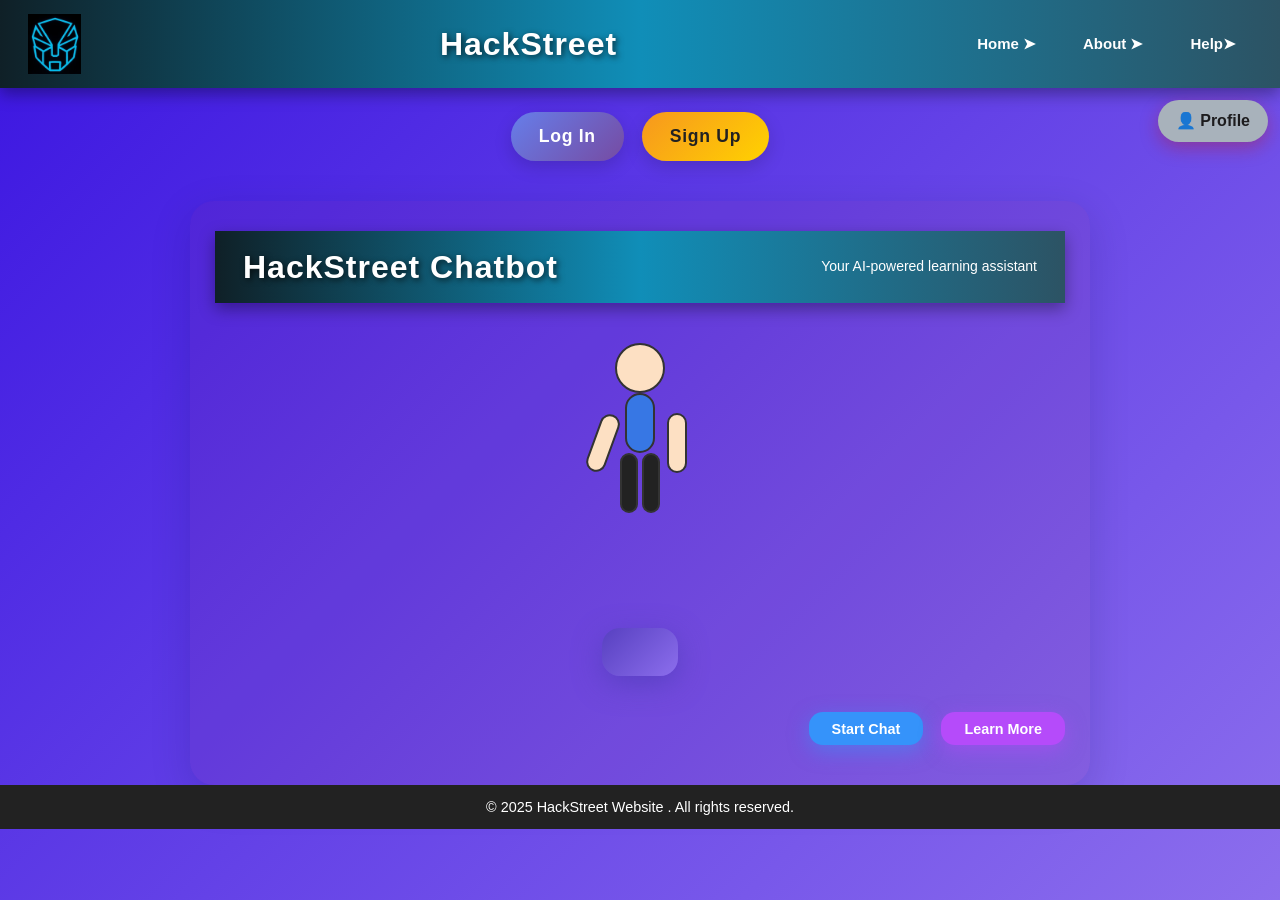
<file: Student Chatbot/Frontend/index.html>
<!DOCTYPE html>
<html lang="en">
<head>
  <meta charset="UTF-8">
  <title>HackStreet Chatbot</title>
  <link rel="stylesheet" href="styles.css">
</head>
<body>
  <header>
    
     <img src="97e6f81c-6da9-4848-9fa3-d70de7ace3e1.jpeg" alt="HackStreet Logo" class="logo">
        <h1>  HackStreet </h1>
        <nav>
            <ul>
                <li><a href="index.html">Home <span class="arrow">➤</span></a></li>
                <li><a href="about.html">About <span class="arrow">➤</span></a></li>
                <li><a href="help.html">Help<span class="arrow">➤</span></a></li>
            </ul>
        </nav>
    </header>
    <div class="auth-links">
        <a href="login.html" class="login-btn">Log In</a>
        <a href="signup.html" class="signup-btn">Sign Up</a>

    </div>
  </header>
     <div class="profile-icon">
            <a href="profile.html" title="View Profile">👤 Profile</a>
      </div>
  <div class="container">
    <header>

      <h1>HackStreet Chatbot</h1>
      <p>Your AI-powered learning assistant</p>
    </header>
    <!-- student wiedght -->
  <div class="student">
  <div class="head"></div>
  <div class="body"></div>
  <div class="arm-left"></div>
  <div class="arm-right"></div>
  <div class="leg-left"></div>
  <div class="leg-right"></div>
</div>


    <div class="student-wrapper">
      <div class="anime-student" id="animeStudent"></div>
    </div>
    <div class="greeting" id="greeting"></div>
    <div class="buttons">
      
      <button class="btn blue" onclick="window.location.href='Chat.html'">Start Chat</button>
      
      <button class="btn purple">Learn More</button>
    </div>
  </div>

 



  <script src="script.js"></script>


 <footer>
        <p>&copy; 2025 HackStreet Website  . All rights reserved.
        </p>
    </footer>
</body>
</html>
</file>
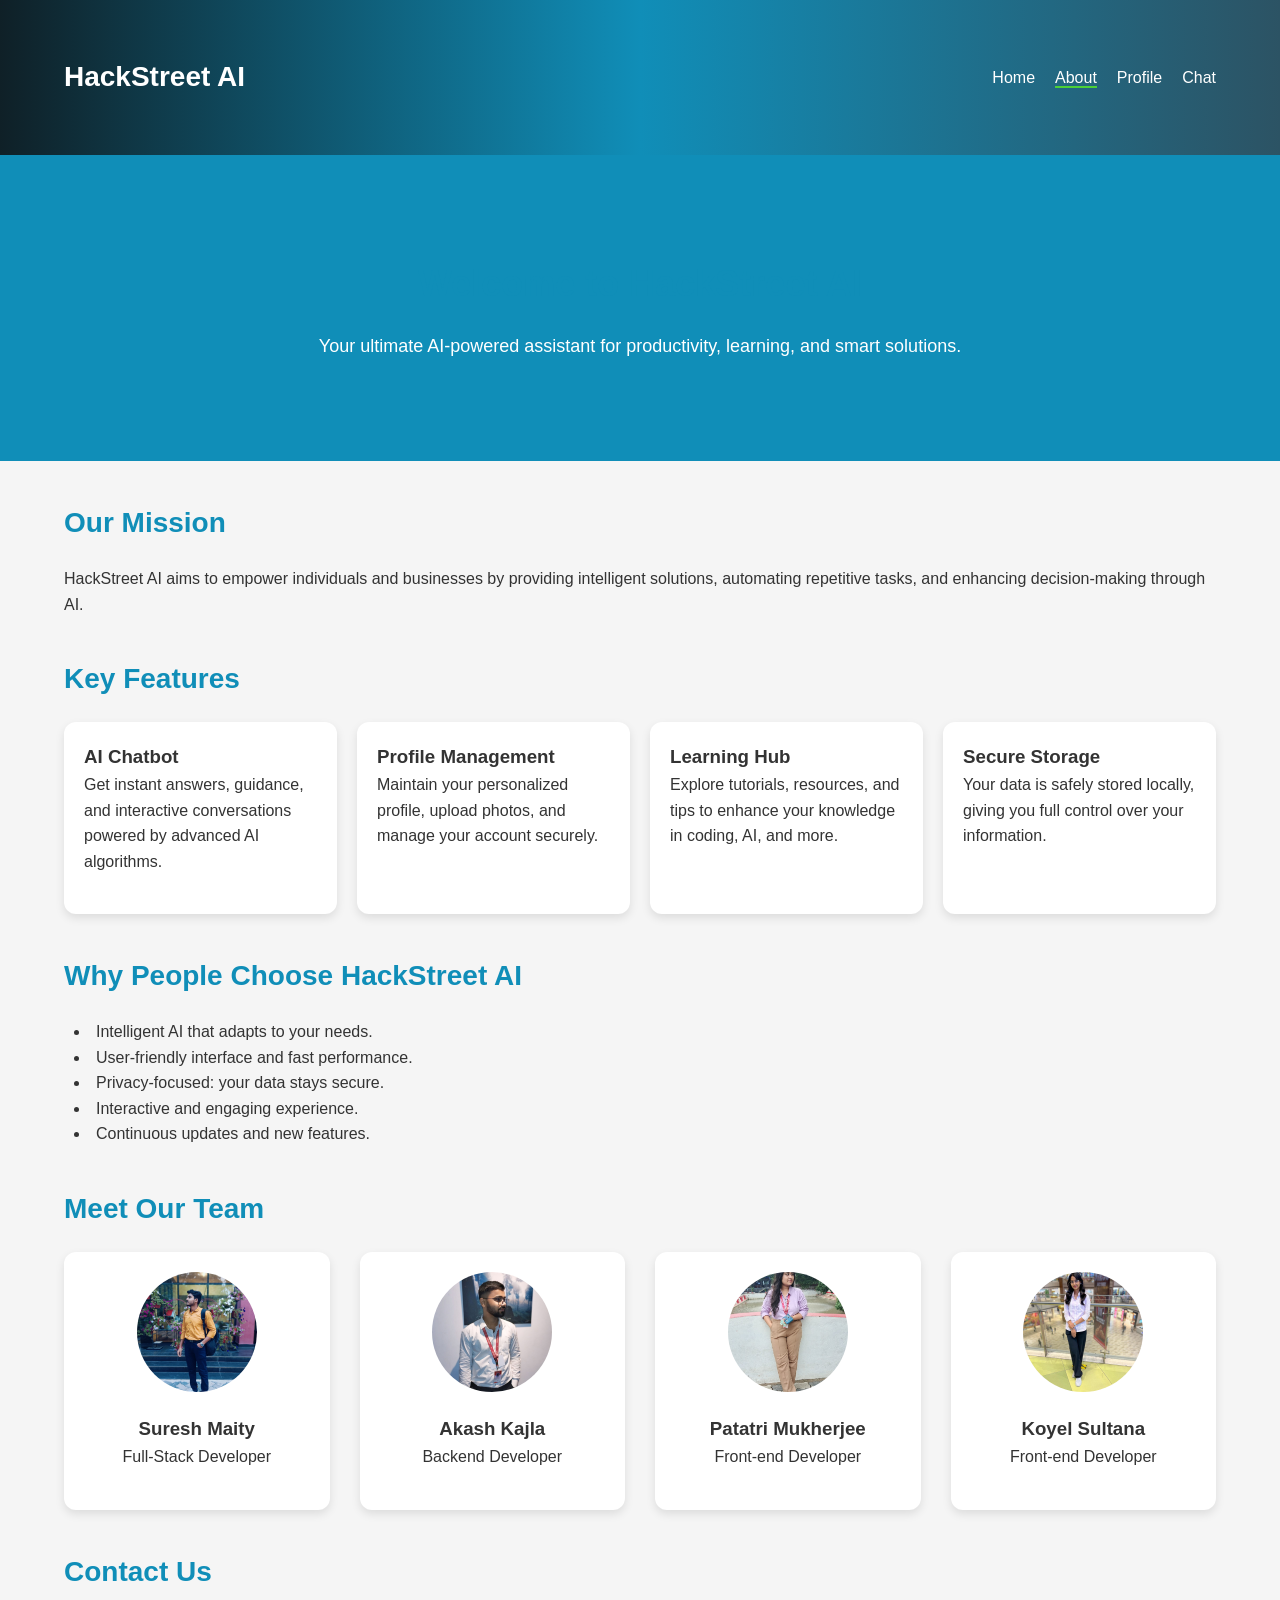
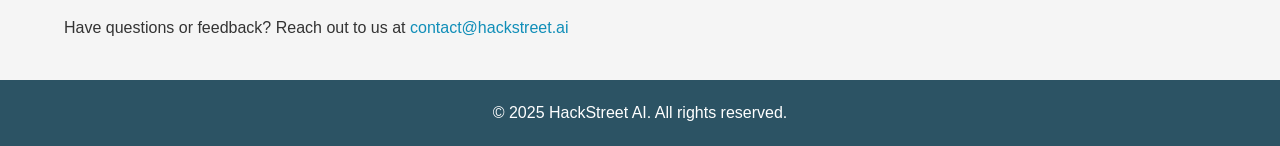
<file: Student Chatbot/Frontend/about.html>
<!DOCTYPE html>
<html lang="en">
<head>
    <meta charset="UTF-8">
    <meta name="viewport" content="width=device-width, initial-scale=1.0">
    <title>About HackStreet AI</title>
    <link rel="stylesheet" href="about.css">
</head>
<body>
    <header>
        <div class="container header-container">
            <h1>HackStreet AI</h1>
            <nav>
                <ul>
                    <li><a href="index.html">Home</a></li>
                    <li><a href="about.html" class="active">About</a></li>
                    <li><a href="profile.html">Profile</a></li>
                    <li><a href="chat.html">Chat</a></li>
                </ul>
            </nav>
        </div>
    </header>

    <section class="hero">
        <div class="container">
            <h2>Welcome to HackStreet AI</h2>
            <p>Your ultimate AI-powered assistant for productivity, learning, and smart solutions.</p>
        </div>
    </section>

    <section class="mission container" id="mission">
        <h2>Our Mission</h2>
        <p>HackStreet AI aims to empower individuals and businesses by providing intelligent solutions, automating repetitive tasks, and enhancing decision-making through AI.</p>
    </section>

    <section class="features container" id="features">
        <h2>Key Features</h2>
        <div class="feature-grid">
            <div class="feature-card">
                <h3>AI Chatbot</h3>
                <p>Get instant answers, guidance, and interactive conversations powered by advanced AI algorithms.</p>
            </div>
            <div class="feature-card">
                <h3>Profile Management</h3>
                <p>Maintain your personalized profile, upload photos, and manage your account securely.</p>
            </div>
            <div class="feature-card">
                <h3>Learning Hub</h3>
                <p>Explore tutorials, resources, and tips to enhance your knowledge in coding, AI, and more.</p>
            </div>
            <div class="feature-card">
                <h3>Secure Storage</h3>
                <p>Your data is safely stored locally, giving you full control over your information.</p>
            </div>
        </div>
    </section>

    <section class="why-choose container" id="why-choose">
        <h2>Why People Choose HackStreet AI</h2>
        <ul>
            <li>Intelligent AI that adapts to your needs.</li>
            <li>User-friendly interface and fast performance.</li>
            <li>Privacy-focused: your data stays secure.</li>
            <li>Interactive and engaging experience.</li>
            <li>Continuous updates and new features.</li>
        </ul>
    </section>

   <section class="team container" id="team">
    <h2>Meet Our Team</h2>
    <div class="team-grid">
        <div class="team-member">
            <img src="73872e3f-b563-49a7-8701-89a676d73d7f.jpeg" alt="Suresh Maity">
            <h3>Suresh Maity</h3>
            <p>Full-Stack Developer</p>
        </div>
        <div class="team-member">
            <img src="5e8d9d60-35b4-42eb-b31f-f57ec5a96fe6.jpeg" alt="Akash Kajla">
            <h3>Akash Kajla</h3>
            <p>Backend Developer</p>
        </div>
        <div class="team-member">
            <img src="0c6e2b48-50b9-4daa-b5d5-f21e94d7f56d.jpeg" alt="Patatri Mukherjee">
            <h3>Patatri Mukherjee</h3>
            <p>Front-end Developer</p>
        </div>
        <div class="team-member">
            <img src="f206ab50-995f-4f54-9e35-da7402db630e.jpeg" alt="Koyel Sultana">
            <h3>Koyel Sultana</h3>
            <p>Front-end Developer</p>
        </div>
    </div>
</section>


    <section class="contact container" id="contact">
        <h2>Contact Us</h2>
        <p>Have questions or feedback? Reach out to us at <a href="kajlaakash3@gmail.com">contact@hackstreet.ai</a></p>
    </section>

    <footer>
        <p>&copy; 2025 HackStreet AI. All rights reserved.</p>
    </footer>

    <script src="about.js"></script>
</body>
</html>
</file>
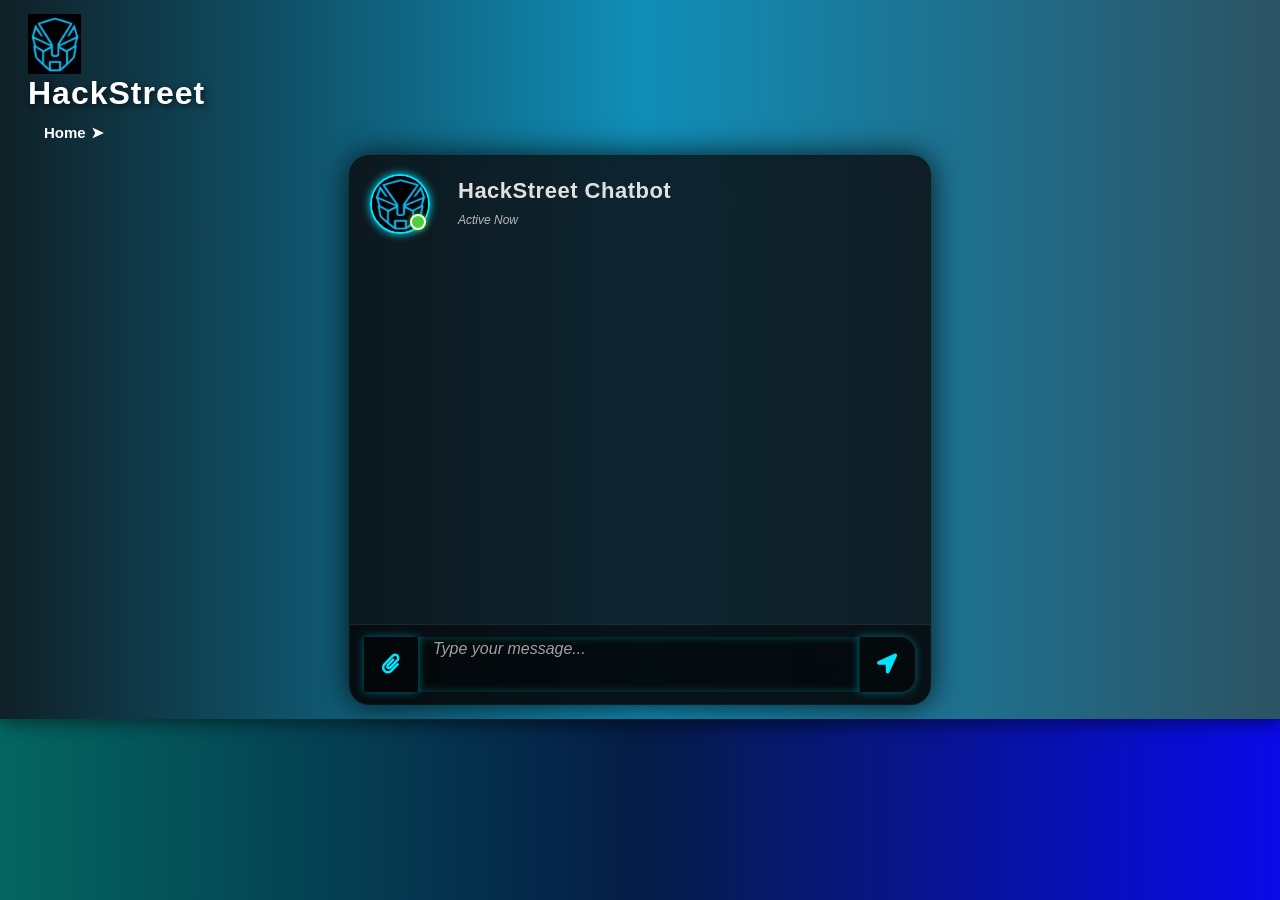
<file: Student Chatbot/Frontend/Chat.html>
<!DOCTYPE html>
<html>
<head>
    <title>HackStreet Chatbot</title>
    <link rel="stylesheet" href="https://stackpath.bootstrapcdn.com/bootstrap/4.1.3/css/bootstrap.min.css">
    <link rel="stylesheet" href="https://use.fontawesome.com/releases/v5.5.0/css/all.css">
    <link rel="stylesheet" type="text/css" href="chat.css">
</head>
<body>
    <header>
        <img src="97e6f81c-6da9-4848-9fa3-d70de7ace3e1.jpeg" alt="HackStreet Logo" class="logo">
        <h1>HackStreet </h1>
        <nav>
            <ul>
                <li><a href="index.html">Home <span class="arrow">➤</span></a></li>
                
        </nav>
    <div class="container-fluid h-100">
        <div class="row justify-content-center h-100">
            <div class="col-md-8 col-xl-6 chat">
                <div class="card">
                    <div class="card-header msg_head">
                        <div class="d-flex bd-highlight">
                            <div class="img_cont">
                                <img src="97e6f81c-6da9-4848-9fa3-d70de7ace3e1.jpeg" class="rounded-circle user_img">
                                <span class="online_icon"></span>
                            </div>
                            <div class="user_info">
                                <span>HackStreet Chatbot</span>
                                <p>Active Now</p>
                            </div>
                        </div>
                    </div>
                    <div class="main-content"></div>
                     <div class="chat"></div>
                    <div class="msg_card_body">
                        </div>
                    <div class="card-footer">
                        <div class="input-group">
                            <div class="input-group-append">
                                <span class="input-group-text attach_btn"><i class="fas fa-paperclip"></i></span>
                            </div>
                            <textarea name="" class="form-control type_msg" placeholder="Type your message..."></textarea>
                            <div class="input-group-append">
                                <span class="input-group-text send_btn"><i class="fas fa-location-arrow"></i></span>
                            </div>
                        </div>
                    </div>
                </div>
            </div>
        </div>
    </div>
<script src="https://ajax.googleapis.com/ajax/libs/jquery/3.3.1/jquery.min.js"></script>
<script type="text/javascript" src="chat.js"></script>
</body>
</html>
</file>
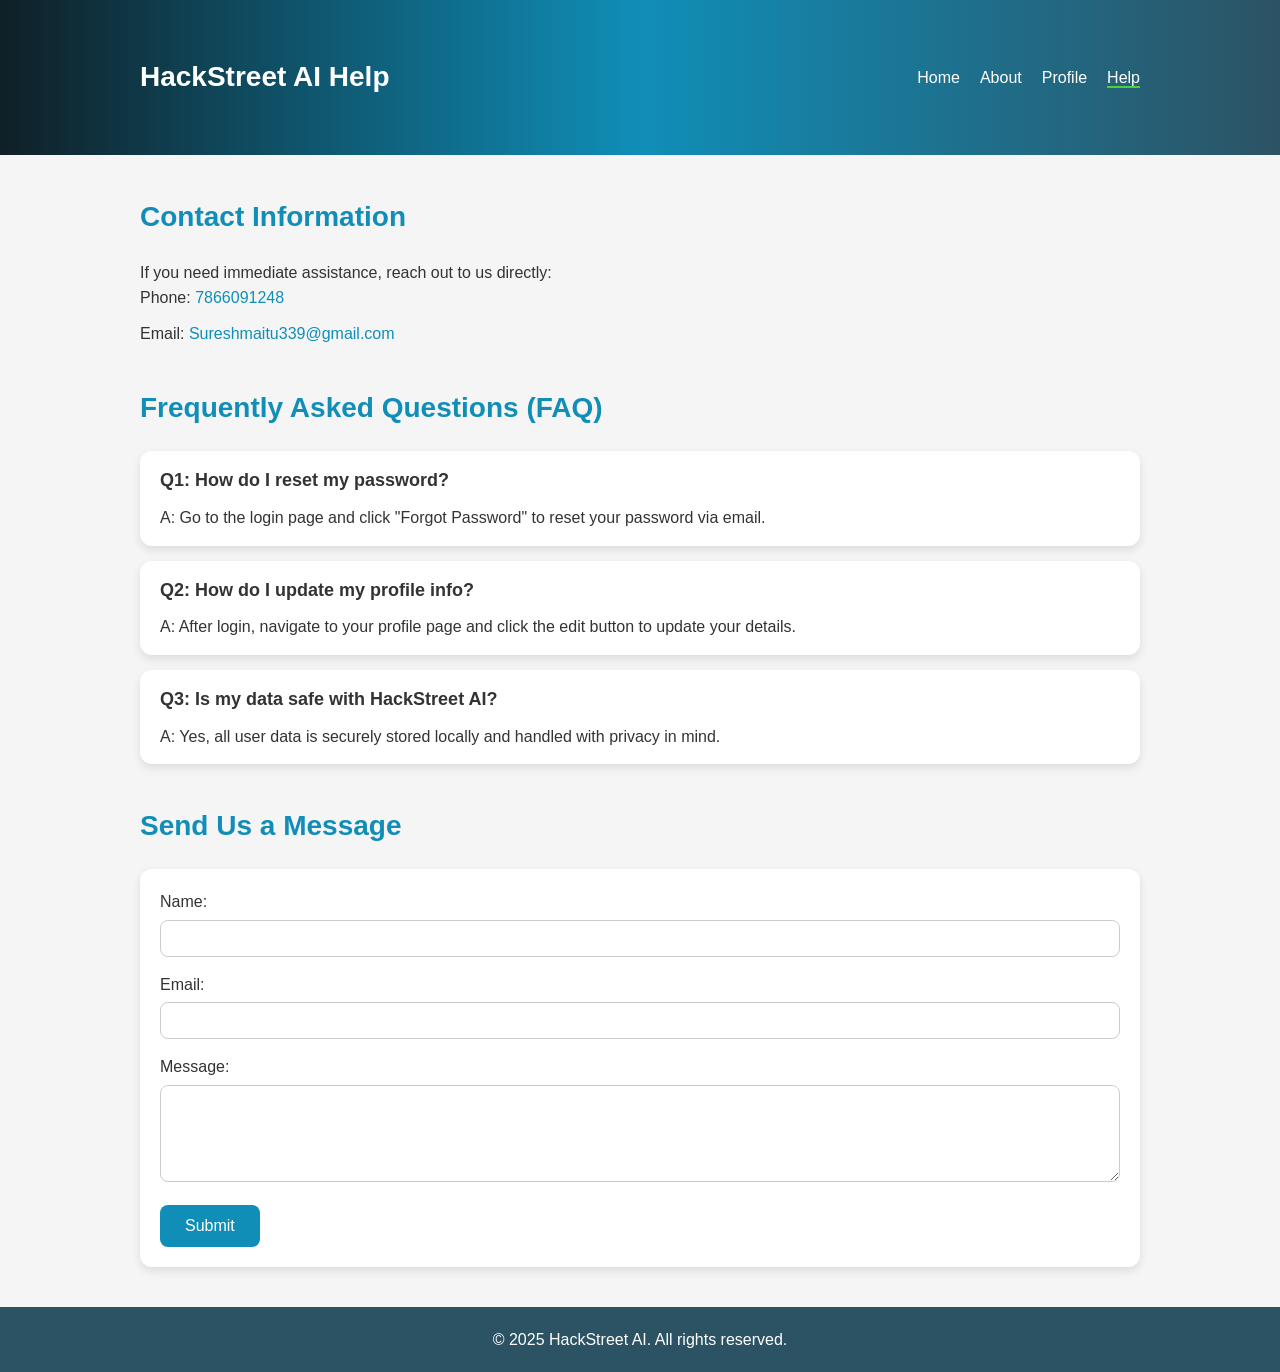
<file: Student Chatbot/Frontend/help.html>
<!DOCTYPE html>
<html lang="en">
<head>
    <meta charset="UTF-8">
    <meta name="viewport" content="width=device-width, initial-scale=1.0">
    <title>Help & Support - HackStreet AI</title>
    <link rel="stylesheet" href="help.css">
</head>
<body>
    <header>
        <div class="container header-container">
            <h1>HackStreet AI Help</h1>
            <nav>
                <ul>
                    <li><a href="index.html">Home</a></li>
                    <li><a href="about.html">About</a></li>
                    <li><a href="profile.html">Profile</a></li>
                    <li><a href="help.html" class="active">Help</a></li>
                </ul>
            </nav>
        </div>
    </header>

    <section class="contact-info container">
        <h2>Contact Information</h2>
        <p>If you need immediate assistance, reach out to us directly:</p>
        <ul>
            <li>Phone: <a href="tel:7866091248">7866091248</a></li>
            <li>Email: <a href="mailto:Sureshmaitu@gmail.com">Sureshmaitu339@gmail.com</a></li>
        </ul>
    </section>

    <section class="faq container">
        <h2>Frequently Asked Questions (FAQ)</h2>
        <div class="faq-item">
            <h3>Q1: How do I reset my password?</h3>
            <p>A: Go to the login page and click "Forgot Password" to reset your password via email.</p>
        </div>
        <div class="faq-item">
            <h3>Q2: How do I update my profile info?</h3>
            <p>A: After login, navigate to your profile page and click the edit button to update your details.</p>
        </div>
        <div class="faq-item">
            <h3>Q3: Is my data safe with HackStreet AI?</h3>
            <p>A: Yes, all user data is securely stored locally and handled with privacy in mind.</p>
        </div>
    </section>

    <section class="support-form container">
        <h2>Send Us a Message</h2>
        <form id="helpForm">
            <label for="name">Name:</label>
            <input type="text" id="name" required>

            <label for="email">Email:</label>
            <input type="email" id="email" required>

            <label for="message">Message:</label>
            <textarea id="message" rows="5" required></textarea>

            <button type="submit">Submit</button>
        </form>
    </section>

    <footer>
        <p>&copy; 2025 HackStreet AI. All rights reserved.</p>
    </footer>

    <script src="help.js"></script>
</body>
</html>
</file>
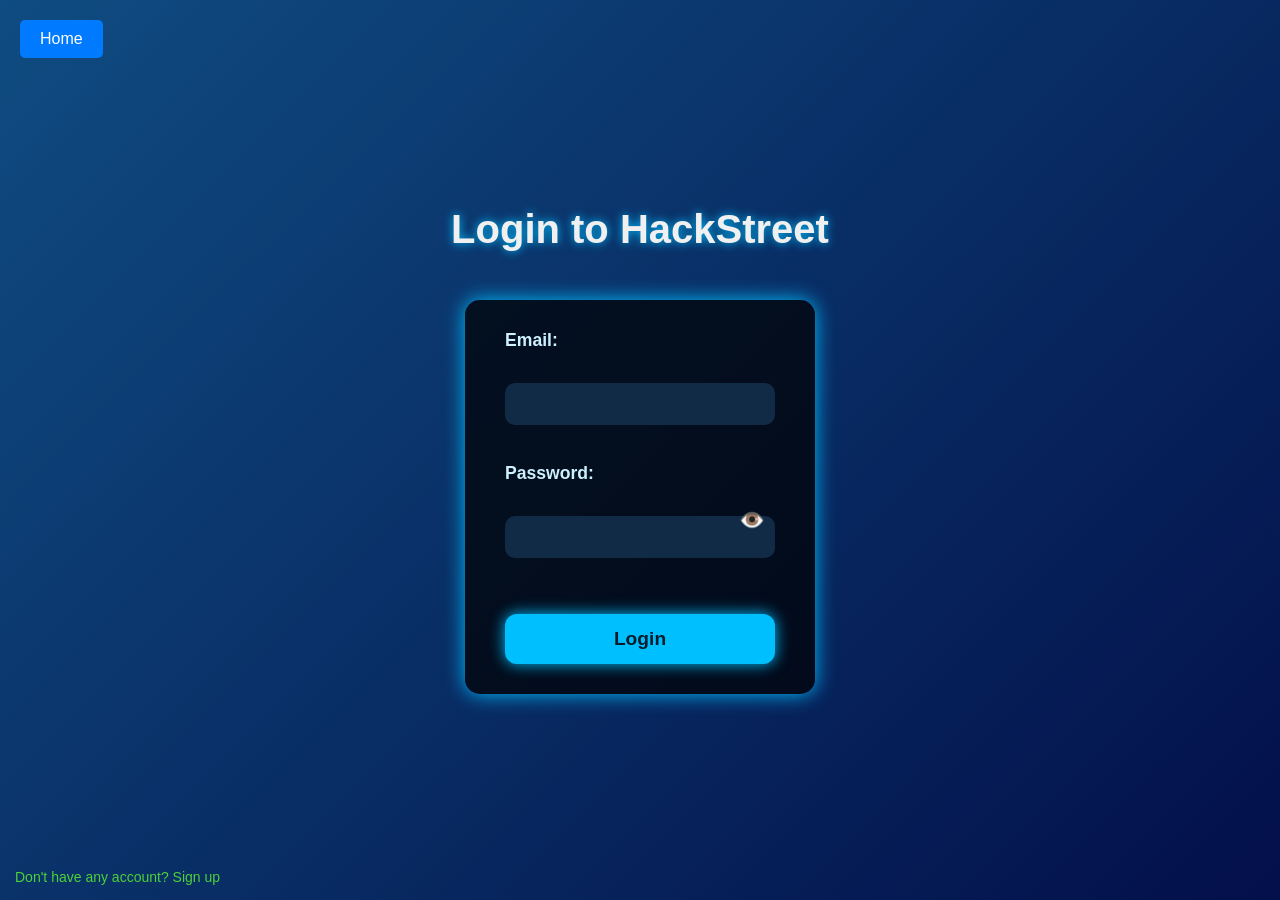
<file: Student Chatbot/Frontend/login.html>
<!DOCTYPE html>
<html lang="en">
<head>
    <meta charset="UTF-8">
    <title>Login - HackStreet</title>
    <link rel="stylesheet" href="login.css">
    <style>
        
        .password-wrapper {
            position: relative;
        }

        .toggle-eye {
            position: absolute;
            right: 10px;
            top: 10px;
            cursor: pointer;
        }
    </style>
</head>
<a href="index.html" class="home-button">Home</a>
<body>
    <h2>Login to HackStreet</h2>    
    <br>
    
    <form onsubmit="handleLogin(event)">
        <label for="email">Email:</label><br>
        <input type="email" id="email" required><br><br>

        <label for="password">Password:</label><br>
        <div class="password-wrapper">
            <input type="password" id="loginPassword" required>
            <span class="toggle-eye" onclick="togglePassword('loginPassword', this)">👁️</span>
        </div><br><br>

        <button type="submit">Login</button>
    </form>

    <script>
        function togglePassword(fieldId, eyeIcon) {
            var input = document.getElementById(fieldId);
            if (input.type === "password") {
                input.type = "text";
                eyeIcon.textContent = "🙈";
            } else {
                input.type = "password";
                eyeIcon.textContent = "👁️";
            }
        }
    </script>
    <script type="text/javascript" src="login.js"></script>
</body>
</html>
</file>
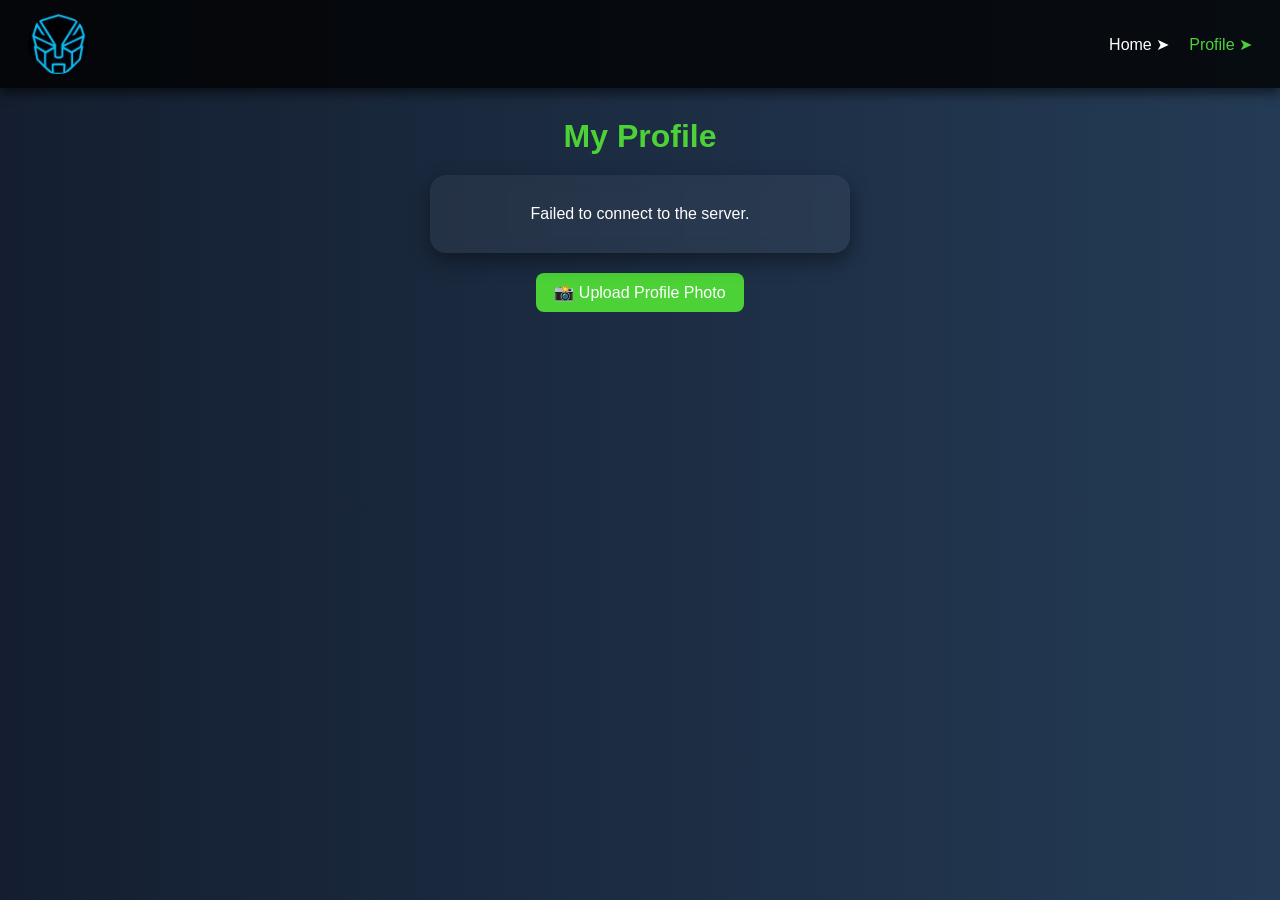
<file: Student Chatbot/Frontend/profile.html>
<!DOCTYPE html>
<html lang="en">
<head>
    <meta charset="UTF-8" />
    <title>My Profile - HackStreet</title>
    <link rel="stylesheet" href="profile.css" />
</head>
<body>
    <header class="header">
        <img src="97e6f81c-6da9-4848-9fa3-d70de7ace3e1.jpeg" alt="HackStreet Logo" class="logo" />
        <nav>
            <ul class="nav-links">
                <li><a href="index.html">Home <span class="arrow">➤</span></a></li>
                <li><a href="profile.html" class="active">Profile <span class="arrow">➤</span></a></li>
            </ul>
        </nav>
    </header>

    <main class="container">
        <h2 class="section-title">My Profile</h2>

        <div id="profile-container" class="profile-card">
            <!-- Profile details will be loaded here -->
        </div>

        <div id="upload-section" class="upload-section">
            <label for="photoInput" class="upload-label">📸 Upload Profile Photo</label>
            <input type="file" id="photoInput" accept="image/*" onchange="handlePhotoUpload()" />
        </div>
    </main>

    <script src="profile.js"></script>
</body>
</html>
</file>
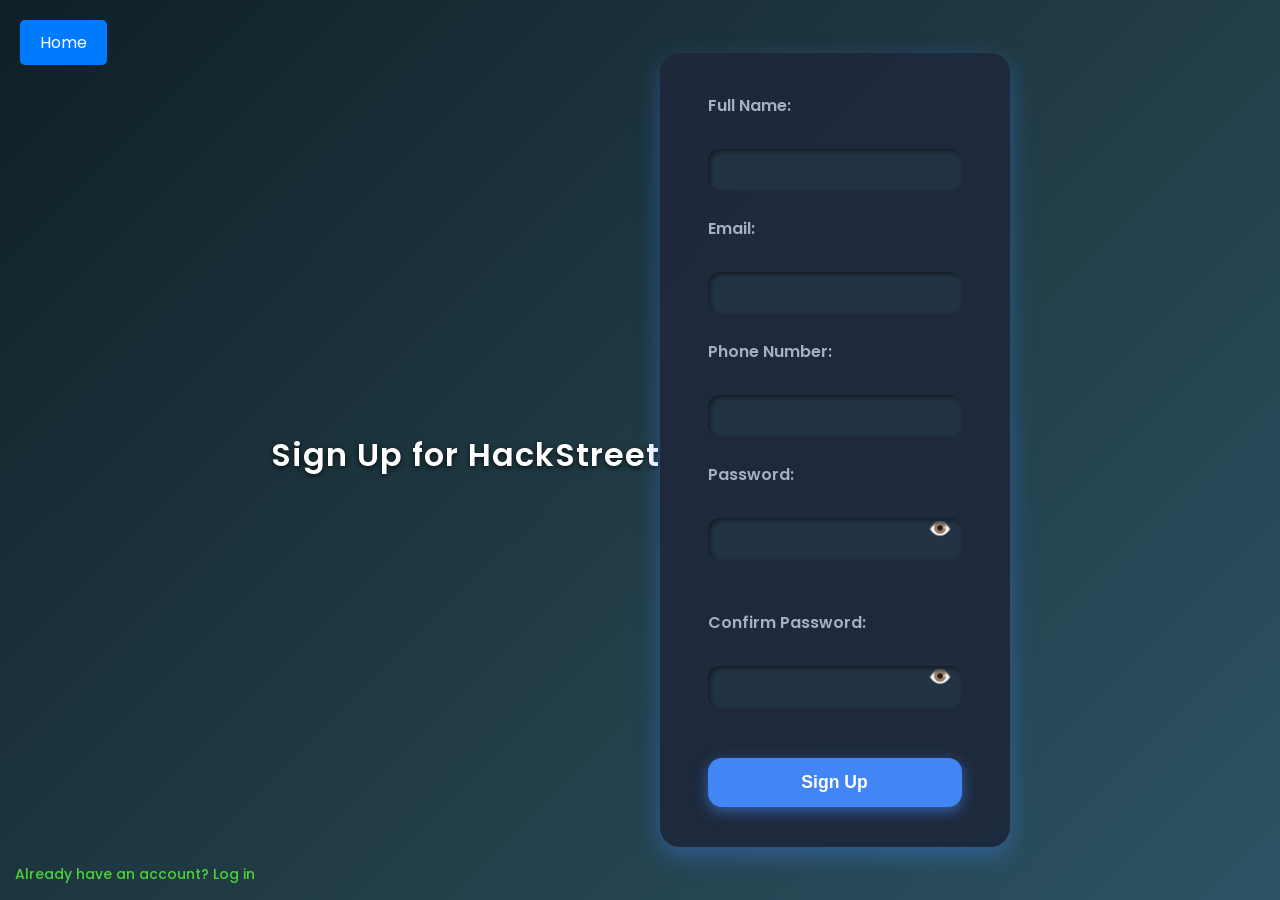
<file: Student Chatbot/Frontend/signup.html>
<!DOCTYPE html>
<html lang="en">
<head>
    <meta charset="UTF-8">
    <title>Sign Up - HackStreet</title>
    <link rel="stylesheet" href="signup.css">
    <style>
        .password-wrapper {
            position: relative;
        }

        .toggle-eye {
            position: absolute;
            right: 10px;
            top: 10px;
            cursor: pointer;
        }
    </style>
</head>
<a href="index.html" class="home-button">Home</a>
<body>
    <h2>Sign Up for HackStreet</h2>
    <form onsubmit="handleSignUp(event)">
        <label for="fullname">Full Name:</label><br>
        <input type="text" id="fullname" required><br><br>

        <label for="email">Email:</label><br>
        <input type="email" id="email" required><br><br>

        <label for="phone">Phone Number:</label><br>
        <input type="tel" id="phone"><br><br>

        <label for="password">Password:</label><br>
        <div class="password-wrapper">
            <input type="password" id="signupPassword" required>
            <span class="toggle-eye" onclick="togglePassword('signupPassword', this)">👁️</span>
        </div><br><br>

        <label for="confirm">Confirm Password:</label><br>
        <div class="password-wrapper">
            <input type="password" id="confirmPassword" required>
            <span class="toggle-eye" onclick="togglePassword('confirmPassword', this)">👁️</span>
        </div><br><br>

        <button type="submit">Sign Up</button>
    </form>
    <script type="text/javascript" src="signup.js"></script>
</body>
</html>
</file>
<file: Student Chatbot/Frontend/styles.css>
/* Base Reset and Body */
* {
  margin: 0;
  padding: 0;
  box-sizing: border-box;
}

body {
  font-family: 'Segoe UI', Verdana, Geneva, Tahoma, sans-serif;
  background: linear-gradient(135deg, #3b15e1 0%, #8c6eed 100%);
  min-height: 100vh;
  color: #ac0909;
  font-size: 14px;
  line-height: 1.4;
  -webkit-font-smoothing: antialiased;
  -moz-osx-font-smoothing: grayscale;
}
/*logo*/
.logo {
  height: 60px;   /* Adjust size as needed */
  margin-right: 15px;
  vertical-align: top;
  display: inline-block;
}

/* Header Style*/
header {
  background: linear-gradient(to right, #0f2027, #108eb8, #2c5364);
  color: white;
  padding: 14px 28px;
  display: flex;
  justify-content: space-between;
  align-items: center;
  box-shadow: 0 6px 15px rgba(0, 0, 0, 0.35);
  position: sticky;
  top: 0;
  z-index: 1000;
  transition: background-color 0.4s ease, padding 0.4s ease;
  backdrop-filter: saturate(180%) blur(10px);
}

header.shrink {
  padding: 10px 24px;
  background: linear-gradient(to right, #0a141d, #0c5170, #14445b);
  box-shadow: 0 4px 12px rgba(0, 0, 0, 0.5);
}

header h1 {
  font-size: 2rem;
  font-weight: 800;
  letter-spacing: 1px;
  text-shadow: 2px 2px 6px rgba(0, 0, 0, 0.7);
  color: #fff;
  margin-bottom: 0;
  user-select: none;
}

/* Navigation styling */
nav ul {
  list-style: none;
  display: flex;
  gap: 15px;
}

nav ul li a {
  color: white;
  text-decoration: none;
  font-weight: 600;
  font-size: 15px;
  padding: 10px 16px;
  transition: all 0.35s cubic-bezier(0.4, 0, 0.2, 1);
  border-radius: 12px;
  position: relative;
  box-shadow: inset 0 0 0 0 #00e5ff;
  user-select: none;
}

.arrow {
  display: inline-block;
  transition: transform 0.35s ease;
}

nav ul li a:hover {
  background: rgba(0, 229, 255, 0.15);
  color: #00e5ff;
  box-shadow: inset 0 0 8px 2px #00e5ff;
}

nav ul li a:hover .arrow {
  transform: translateX(6px);
}

/* Responsive Navigation */
@media (max-width: 768px) {
  header {
    flex-direction: column;
    align-items: flex-start;
    padding: 16px 24px;
  }
  nav ul {
    flex-direction: column;
    width: 100%;
    margin-top: 16px;
  }
  nav ul li a {
    width: 100%;
    padding: 12px 20px;
    font-size: 16px;
  }
}

/* Container and Layout */
.container {
  max-width: 900px;
  margin: 40px auto 0;
  padding: 30px 25px;
  background: rgba(168, 32, 32, 0.06);
  border-radius: 24px;
  box-shadow: 0 12px 40px rgba(6, 6, 63, 0.15);
  text-align: center;
  user-select: none;
}

/* Gojo Student - Removed for anime image replacement */

/* Buttons */
.buttons {
  margin-top: 30px;
  display: flex;
  justify-content: flex-end;
  gap: 18px;
}

.btn {
  padding: 0.6em 1.6em;
  font-size: 0.9rem;
  border-radius: 14px;
  border: none;
  cursor: pointer;
  font-weight: 600;
  transition: all 0.3s ease;
  box-shadow: 0 4px 12px rgba(40, 40, 156, 0.2);
  margin-bottom: 10px;
  user-select: none;
}

.btn.blue {
  background: #3593fa;
  color: #fff;
  box-shadow: 0 6px 20px rgba(53, 147, 250, 0.5);
}

.btn.purple {
  background: #b54bfa;
  color: #fff;
  box-shadow: 0 6px 20px rgba(181, 75, 250, 0.5);
}

.btn:hover {
  filter: brightness(1.2);
  transform: translateY(-2px);
  box-shadow: 0 8px 28px rgba(0, 0, 0, 0.3);
}

/* Chatbot Widget */
#chatbot {
  position: fixed;
  bottom: 18px;
  right: 18px;
  width: 280px;
  font-family: Arial, sans-serif;
  z-index: 900;
  user-select: none;
}

#chat-window {
  border: 1.5px solid #aaa;
  border-radius: 14px;
  background: #fff;
  box-shadow: 0 10px 30px -6px #6b4be83d;
  display: flex;
  flex-direction: column;
  height: 360px;
  overflow: hidden;
}

#chat-header {
  background: #5740c0;
  color: #fff;
  padding: 12px 16px;
  border-top-left-radius: 14px;
  border-top-right-radius: 14px;
  font-weight: 700;
  letter-spacing: 0.05em;
  user-select: none;
}

#chat-body {
  flex: 1;
  padding: 14px 16px;
  overflow-y: auto;
  font-size: 0.9rem;
  color: #333;
  line-height: 1.4;
}

.message {
  margin-bottom: 10px;
  word-wrap: break-word;
}

.message.bot {
  color: #5740c0;
  font-weight: 600;
}
.student {
  position: relative;
  width: 120px;
  height: 220px;
  margin: 40px auto;
}
.head {
  position: absolute;
  top: 0;
  left: 35px;
  width: 50px;
  height: 50px;
  background: #fde0c3;
  border-radius: 50%;
  border: 2px solid #333;
}
.body {
  position: absolute;
  top: 50px;
  left: 45px;
  width: 30px;
  height: 60px;
  background: #3777e4;
  border-radius: 15px;
  border: 2px solid #333;
}
.arm-left {
  position: absolute;
  top: 70px;
  left: 13px;
  width: 20px;
  height: 60px;
  background: #fde0c3;
  border-radius: 15px;
  border: 2px solid #333;
  transform: rotate(20deg);
}
.arm-right {
  position: absolute;
  top: 70px;
  left: 87px;
  width: 20px;
  height: 60px;
  background: #fde0c3;
  border-radius: 15px;
  border: 2px solid #333;
  transform-origin: bottom center;
  animation: raiseHand 2s infinite alternate;
}
@keyframes raiseHand {
  0% { transform: rotate(20deg); top: 70px; }
  100% { transform: rotate(-60deg); top: 10px; }
}
.leg-left, .leg-right {
  position: absolute;
  top: 110px;
  width: 18px;
  height: 60px;
  background: #222;
  border-radius: 10px;
  border: 2px solid #333;
}
.leg-left { left: 40px; }
.leg-right { left: 62px; }

#chat-footer {
  display: flex;
  padding: 12px 16px;
  border-top: 1px solid #eee;
  background: #fafafa;
}

#user-input {
  flex: 1;
  padding: 8px 12px;
  border: 1.5px solid #b0aee3;
  border-radius: 8px;
  font-size: 1rem;
  transition: border-color 0.3s ease;
}

#user-input:focus {
  border-color: #5740c0;
  outline: none;
  box-shadow: 0 0 8px rgba(87, 64, 192, 0.5);
}

#send-button {
  padding: 6px 18px;
  margin-left: 8px;
  background: #5740c0;
  color: #fff;
  border: none;
  border-radius: 10px;
  cursor: pointer;
  font-weight: 600;
  font-size: 1rem;
  transition: background-color 0.3s ease, box-shadow 0.3s ease;
  user-select: none;
}

#send-button:hover {
  background-color: #6e56d9;
  box-shadow: 0 0 12px rgba(87, 64, 192, 0.7);
}

/* Footer */
footer {
  text-align: center;
  padding: 12px 0;
  background-color: #222;
  color: white;
  font-size: 0.9rem;
  user-select: none;
}

/* Greeting Typing */
.greeting {
  position: relative;
  animation: fadein 0.2s ease forwards;
  margin: 25px auto 0;
  background: linear-gradient(135deg, #5740c0, #8c6eed);
  border-radius: 18px;
  color: #e0e0ff;
  font-size: 1.2rem;
  font-weight: 700;
  min-height: 48px;
  max-width: 60%;
  padding: 1em 2em;
  box-shadow: 0 8px 28px rgba(87, 64, 192, 0.85);
  letter-spacing: 1.2px;
  text-align: center;
  display: inline-block;
  font-family: 'Segoe UI', Tahoma, Geneva, Verdana, sans-serif;
  user-select: none;
}

@keyframes fadein {
  from { opacity: 0; }
  to { opacity: 1; }
}

/* Responsive adjustment for greeting */
@media (max-width: 768px) {
  .greeting {
    max-width: 80%;
    font-size: 1.15rem;
    padding: 0.8em 1.5em;
  }
}

@media (max-width: 480px) {
  .greeting {
    max-width: 95%;
    font-size: 1.05rem;
    padding: 0.7em 1.2em;
  }
}

/* Profile Icon */
.profile-icon {
  position: fixed;
  top: 100px;
  right: 12px;
  background-color: #a8b2bb;
  padding: 10px 18px;
  border-radius: 50px;
  box-shadow: 0 6px 18px rgba(192, 18, 18, 0.35);
  transition: background-color 0.3s ease, transform 0.3s ease;
  z-index: 1100;
  font-family: 'Segoe UI', Tahoma, Geneva, Verdana, sans-serif;
  font-size: 1rem;
  user-select: none;
  cursor: pointer;
  display: flex;
  align-items: center;
  gap: 8px;
  text-decoration: none;
}

.profile-icon a {
  color: #1d1c1e;
  text-decoration: none;
  font-weight: 700;
  display: inline-flex;
  align-items: center;
  gap: 6px;
  user-select: none;
}

.profile-icon a:hover {
  color: #1abc9c;
  text-shadow: 0 0 10px #1abc9c;
}

.profile-icon:hover {
  background-color: #34495e;
  transform: scale(1.06);
  box-shadow: 0 8px 28px rgba(0, 0, 0, 0.6);
}

/* login-signup */
.auth-links {
  display: flex;
  gap: 18px;
  justify-content: center;
  margin-top: 24px;
  user-select: none;
}

.auth-links a {
  padding: 12px 28px;
  font-size: 1.1rem;
  font-weight: 700;
  border-radius: 32px;
  border: none;
  cursor: pointer;
  text-decoration: none;
  transition: all 0.35s ease;
  box-shadow: 0 6px 18px rgba(0,0,0,0.15);
  display: inline-flex;
  align-items: center;
  justify-content: center;
  letter-spacing: 0.04em;
  user-select: none;
}

.login-btn {
  background: linear-gradient(135deg, #667eea 0%, #764ba2 100%);
  color: #fff;
  box-shadow: 0 6px 24px rgb(102 126 234 / 0.4);
}

.login-btn:hover {
  background: linear-gradient(135deg, #764ba2 0%, #667eea 100%);
  box-shadow: 0 8px 36px rgb(118 75 162 / 0.7);
  transform: translateY(-3px);
}

.signup-btn {
  background: linear-gradient(135deg, #f7971e 0%, #ffd200 100%);
  color: #222;
  box-shadow: 0 6px 24px rgb(247 151 30 / 0.4);
}

.signup-btn:hover {
  background: linear-gradient(135deg, #ffd200 0%, #f7971e 100%);
  box-shadow: 0 8px 36px rgb(255 210 0 / 0.7);
  transform: translateY(-3px);
}

/* Responsive adjustments */
@media (max-width: 480px) {
  .auth-links {
    gap: 12px;
    flex-direction: column;
    align-items: center;
  }
  .auth-links a {
    width: 90%;
    padding: 12px 0;
    font-size: 1rem;
    border-radius: 28px;
  }
}
</file>
<file: Student Chatbot/Frontend/about.css>
/* Reset and basic styles */
* {
    margin: 0;
    padding: 0;
    box-sizing: border-box;
    font-family: 'Segoe UI', Tahoma, Geneva, Verdana, sans-serif;
}

body {
    background-color: #f5f5f5;
    color: #333;
    line-height: 1.6;
}

/* Header */
header {
    background: linear-gradient(90deg, #0f2027 0%, #108eb8 50%, #2c5364 100%);
    color: #fff;
    padding: 15px 0;
}

.header-container {
    width: 90%;
    margin: auto;
    display: flex;
    justify-content: space-between;
    align-items: center;
}

header h1 {
    font-size: 28px;
}

header nav ul {
    list-style: none;
    display: flex;
    gap: 20px;
}

header nav ul li a {
    color: #fff;
    text-decoration: none;
    font-weight: 500;
}

header nav ul li a.active {
    border-bottom: 2px solid #4cd137;
}

/* Hero Section */
.hero {
    background: #108eb8;
    color: #fff;
    text-align: center;
    padding: 60px 20px;
}

.hero h2 {
    font-size: 36px;
    margin-bottom: 20px;
}

.hero p {
    font-size: 18px;
}

/* Container */
.container {
    width: 90%;
    max-width: 1200px;
    margin: 40px auto;
}

/* Sections */
section h2 {
    font-size: 28px;
    margin-bottom: 20px;
    color: #108eb8;
}

section p, section ul {
    font-size: 16px;
    margin-bottom: 20px;
}

/* Features Grid */
.feature-grid {
    display: grid;
    grid-template-columns: repeat(auto-fit, minmax(250px, 1fr));
    gap: 20px;
}

.feature-card {
    background: #fff;
    padding: 20px;
    border-radius: 12px;
    box-shadow: 0 4px 10px rgba(0,0,0,0.1);
    transition: transform 0.3s ease;
}

.feature-card:hover {
    transform: translateY(-5px);
}

/* Why choose list */
.why-choose ul {
    list-style: disc inside;
    padding-left: 10px;
}

/* Team Grid */
.team-grid {
    display: grid;
    grid-template-columns: repeat(auto-fit, minmax(200px, 1fr));
    gap: 30px;
}

.team-member {
    background: #fff;
    padding: 20px;
    border-radius: 12px;
    text-align: center;
    box-shadow: 0 4px 10px rgba(0,0,0,0.1);
    transition: transform 0.3s ease;
}

.team-member img {
    width: 120px;
    height: 120px;
    border-radius: 50%;
    object-fit: cover;
    margin-bottom: 15px;
}

/* Contact */
.contact a {
    color: #108eb8;
    text-decoration: none;
}

.contact a:hover {
    text-decoration: underline;
}

/* Footer */
footer {
    text-align: center;
    padding: 20px 0;
    background: #2c5364;
    color: #fff;
    margin-top: 40px;
}

/* Fade-in animation for sections */
section {
    opacity: 0;
    transform: translateY(30px);
    transition: opacity 0.8s ease-out, transform 0.8s ease-out;
}

section.visible {
    opacity: 1;
    transform: translateY(0);
}
</file>
<file: Student Chatbot/Frontend/chat.css>
/* Reset and basic body styles */
body,
html {
    height: 100%;
    margin: 0;
    background: linear-gradient(to right, #04665f, #051c46, #0a0aea);
    font-family: 'Segoe UI', Tahoma, Geneva, Verdana, sans-serif;
    color: #eee;
    overflow-x: hidden;
}

/* Header Styles */
header {
    position: absolute;
    top: 0;
    left: 0;
    width: 100%;
    background: linear-gradient(90deg, #0f2027 0%, #108eb8 50%, #2c5364 100%);
    box-shadow: 0 6px 15px rgba(0, 0, 0, 0.4);
    z-index: 1050;
    padding: 14px 28px;
    backdrop-filter: saturate(180%) blur(10px);
    transition: background-color 0.4s ease, padding 0.4s ease;
}

header.shrink {
    padding: 10px 24px;
    background: linear-gradient(90deg, #0a141d 0%, #0c5170 50%, #14445b 100%);
    box-shadow: 0 4px 12px rgba(0, 0, 0, 0.5);
}

.header-content {
    width: 100%;
    align-items: center;
    display: flex;
}

/* Logo */
.logo {
    height: 60px;
    margin-right: 15px;
    display: block;
}

/* Header text */
header h1 {
    font-size: 2rem;
    font-weight: 800;
    letter-spacing: 1px;
    text-shadow: 2px 2px 6px rgba(0, 0, 0, 0.7);
    color: #fff;
    margin-bottom: 0;
}

/* Navigation */
nav ul {
    list-style: none;
    display: flex;
    gap: 22px;
    margin: 0;
    padding: 0;
}

nav ul li a {
    color: white;
    text-decoration: none;
    font-weight: 600;
    font-size: 15px;
    padding: 10px 16px;
    border-radius: 12px;
    box-shadow: inset 0 0 0 0 #00e5ff;
    transition: all 0.35s cubic-bezier(0.4, 0, 0.2, 1);
    position: relative;
    user-select: none;
    display: flex;
    align-items: center;
}

.arrow {
    display: inline-block;
    transition: transform 0.35s ease;
    margin-left: 5px;
}

nav ul li a:hover {
    background: rgba(0, 229, 255, 0.15);
    color: #00e5ff;
    box-shadow: inset 0 0 8px 2px #00e5ff;
}

nav ul li a:hover .arrow {
    transform: translateX(6px);
}

/* Main Chat Page Container */
/* Main Chat Page Container */
.chat-page {
    height: 100vh;
    padding-top: 80px; /* Reduced header height + some spacing */
    display: flex;
    justify-content: center; /* Center chat horizontally */
    align-items: flex-start; /* Align chat to the top */
}

/* Card styles */
.card {
    display: flex;
    flex-direction: column;
    height: 550px; /* Reduced from 600px */
    width: 100%;
    max-width: 750px;
    border-radius: 20px;
    background-color: rgba(12, 2, 2, 0.75);
    box-shadow: 0 0 30px rgba(0, 0, 0, 0.8);
    overflow: hidden;
    backdrop-filter: blur(20px);
    margin-top: 0; /* Remove unwanted margin */
}

/* Card Header */
.card-header.msg_head {
    background: transparent;
    border-bottom: none;
    padding: 18px 20px;
}

.d-flex.bd-highlight {
    display: flex;
    align-items: center;
}

/* Avatar container */
.img_cont {
    position: relative;
    height: 70px;
    width: 70px;
}

.user_img {
    height: 60px;
    width: 60px;
    border-radius: 50%;
    border: 2px solid #00e5ff;
    box-shadow: 0 0 8px #00e5ff;
    transition: box-shadow 0.3s ease;
}

/* Online icon */
.online_icon {
    position: absolute;
    height: 16px;
    width: 16px;
    background-color: #4cd137;
    border-radius: 50%;
    bottom: 14px;
    right: 14px;
    border: 2px solid white;
    box-shadow: 0 0 6px #4cd137;
}

/* User info box */
.user_info {
    margin-left: 18px;
}

.user_info span {
    font-size: 22px;
    font-weight: 700;
    color: #e0e0e0;
    letter-spacing: 0.5px;
}

.user_info p {
    font-size: 12px;
    color: rgba(255, 255, 255, 0.7);
    margin-top: 4px;
    font-style: italic;
}

/* Scrollable message body */
.msg_card_body {
    flex: 1 1 auto;
    overflow-y: auto;
    padding: 20px 15px 15px 15px;
    scrollbar-width: thin;
    scrollbar-color: #00e5ff transparent;
}

/* Custom scrollbars */
.msg_card_body::-webkit-scrollbar {
    width: 12px;
}
.msg_card_body::-webkit-scrollbar-track {
    background: transparent;
}
.msg_card_body::-webkit-scrollbar-thumb {
    background: #00e5ff;
    border-radius: 10px;
    border: 3px solid transparent;
    background-clip: content-box;
}
.msg_card_body::-webkit-scrollbar-thumb:hover {
    background: #00b8cc;
}

/* Chat bubbles */
.msg_cotainer {
    margin-top: 10px;
    margin-bottom: 10px;
    max-width: 75%;
    padding: 14px 18px;
    border-radius: 25px 25px 25px 5px;
    background: linear-gradient(135deg, #6dd5fa 0%, #2980b9 100%);
    color: #fff;
    font-weight: 500;
    box-shadow: 0 4px 12px rgba(41, 128, 185, 0.4);
    position: relative;
    transition: background 0.3s ease;
}

.msg_cotainer:hover {
    background: linear-gradient(135deg, #4facfe 0%, #00f2fe 100%);
    box-shadow: 0 6px 18px rgba(0, 242, 254, 0.6);
}

.msg_cotainer_send {
    margin-top: 10px;
    margin-bottom: 10px;
    margin-right: 12px;
    max-width: 75%;
    padding: 14px 18px;
    border-radius: 25px 25px 5px 25px;
    background: linear-gradient(135deg, #56ab2f 0%, #a8e063 100%);
    color: #fff;
    font-weight: 600;
    box-shadow: 0 4px 12px rgba(168, 224, 99, 0.4);
    position: relative;
    transition: background 0.3s ease;
}

.msg_cotainer_send:hover {
    background: linear-gradient(135deg, #a8e063 0%, #56ab2f 100%);
    box-shadow: 0 6px 18px rgba(86, 171, 47, 0.6);
}

/* Timestamp styles */
.msg_time,
.msg_time_send {
    position: absolute;
    bottom: -18px;
    font-family: 'Courier New', Courier, monospace;
    font-size: 11px;
    font-weight: 400;
    color: rgba(255, 255, 255, 0.6);
}

.msg_time {
    left: 12px;
}

.msg_time_send {
    right: 12px;
}

/* Avatar in messages */
.user_img_msg {
    height: 44px;
    width: 44px;
    border-radius: 50%;
    border: 2px solid #00e5ff;
    box-shadow: 0 0 8px #00e5ff;
    transition: box-shadow 0.3s ease;
}

/* Avatar message container */
.img_cont_msg {
    height: 44px;
    width: 44px;
}

/* Footer/Input bar */
.card-footer {
    flex-shrink: 0;
    background-color: rgba(0, 0, 0, 0.45);
    padding: 12px 15px;
    border-top: 1px solid rgba(255, 255, 255, 0.1);
}

/* Input bar styles */
.type_msg {
    background-color: rgba(0, 0, 0, 0.4);
    border: none;
    color: #e0e0e0;
    height: 55px;
    border-radius: 15px;
    padding: 0 15px;
    font-size: 16px;
    resize: none;
    box-shadow: inset 0 0 8px rgba(0, 229, 255, 0.3);
    transition: box-shadow 0.3s ease;
    overflow-y: auto;
    outline: none;
}

.type_msg::placeholder {
    color: #a0a0a0;
    font-style: italic;
}

.type_msg:focus {
    box-shadow: 0 0 12px 2px #00e5ff;
    background-color: rgba(0, 0, 0, 0.6);
}

/* Attach and send buttons */
.attach_btn,
.send_btn {
    background-color: rgba(0, 0, 0, 0.45);
    border: none;
    color: #00e5ff;
    cursor: pointer;
    font-size: 20px;
    padding: 0 18px;
    display: flex;
    align-items: center;
    justify-content: center;
    transition: background-color 0.3s ease, color 0.3s ease;
    box-shadow: 0 0 8px rgba(0, 229, 255, 0.4);
    user-select: none;
    border-radius: 0;
}

.attach_btn {
    border-radius: 15px 0 0 15px;
}

.send_btn {
    border-radius: 0 15px 15px 0;
}

.attach_btn:hover,
.send_btn:hover {
    background-color: #00e5ff;
    color: #051c46;
    box-shadow: 0 0 15px #00e5ff;
}

/* Responsive navigation */
@media (max-width: 768px) {
    header {
        flex-direction: column;
        align-items: flex-start;
        padding: 16px 24px;
    }

    nav ul {
        flex-direction: column;
        width: 100%;
        margin-top: 16px;
        gap: 12px;
    }

    nav ul li a {
        width: 100%;
        padding: 12px 20px;
        font-size: 16px;
    }
}

/* Responsive chat layout */
@media (max-width: 576px) {
    .chat-page {
        padding-top: 120px;
    }

    .card {
        height: 100vh;
        max-width: 100%;
        border-radius: 0;
        box-shadow: none;
    }

    header h1 {
        font-size: 1.6rem;
    }

    nav ul {
        gap: 12px;
    }

    nav ul li a {
        font-size: 14px;
        padding: 10px 14px;
    }
}
</file>
<file: Student Chatbot/Frontend/help.css>
/* Reset & base styles */
* {
    margin: 0;
    padding: 0;
    box-sizing: border-box;
    font-family: 'Segoe UI', Tahoma, Geneva, Verdana, sans-serif;
}

body {
    background-color: #f5f5f5;
    color: #333;
    line-height: 1.6;
}

/* Header */
header {
    background: linear-gradient(90deg, #0f2027 0%, #108eb8 50%, #2c5364 100%);
    color: #fff;
    padding: 15px 0;
}

.header-container {
    width: 90%;
    margin: auto;
    display: flex;
    justify-content: space-between;
    align-items: center;
}

header h1 {
    font-size: 28px;
}

header nav ul {
    list-style: none;
    display: flex;
    gap: 20px;
}

header nav ul li a {
    color: #fff;
    text-decoration: none;
    font-weight: 500;
}

header nav ul li a.active {
    border-bottom: 2px solid #4cd137;
}

/* Container */
.container {
    width: 90%;
    max-width: 1000px;
    margin: 40px auto;
}

/* Sections */
section h2 {
    font-size: 28px;
    color: #108eb8;
    margin-bottom: 20px;
}

/* Contact Info */
.contact-info ul {
    list-style: none;
    padding-left: 0;
}

.contact-info ul li {
    margin-bottom: 10px;
    font-size: 16px;
}

.contact-info a {
    color: #108eb8;
    text-decoration: none;
}

.contact-info a:hover {
    text-decoration: underline;
}

/* FAQ */
.faq-item {
    background: #fff;
    padding: 15px 20px;
    border-radius: 12px;
    margin-bottom: 15px;
    box-shadow: 0 4px 10px rgba(0,0,0,0.1);
}

.faq-item h3 {
    font-size: 18px;
    margin-bottom: 10px;
}

.faq-item p {
    font-size: 16px;
}

/* Support Form */
.support-form form {
    background: #fff;
    padding: 20px;
    border-radius: 12px;
    box-shadow: 0 4px 10px rgba(0,0,0,0.1);
}

.support-form label {
    display: block;
    margin-bottom: 5px;
    font-weight: 500;
}

.support-form input,
.support-form textarea {
    width: 100%;
    padding: 10px;
    margin-bottom: 15px;
    border-radius: 8px;
    border: 1px solid #ccc;
}

.support-form button {
    background-color: #108eb8;
    color: #fff;
    border: none;
    padding: 12px 25px;
    border-radius: 8px;
    cursor: pointer;
    font-size: 16px;
    transition: background 0.3s ease;
}

.support-form button:hover {
    background-color: #0d7cae;
}

/* Footer */
footer {
    text-align: center;
    padding: 20px 0;
    background: #2c5364;
    color: #fff;
    margin-top: 40px;
}
</file>
<file: Student Chatbot/Frontend/login.css>
/* Reset some default styles */
* {
    box-sizing: border-box;
    margin: 0;
    padding: 0;
}

/* Body and background */
body {
    font-family: 'Segoe UI', Tahoma, Geneva, Verdana, sans-serif;
    background: linear-gradient(135deg, #0f4c81, #030f4a);
    color: #f0f0f0;
    display: flex;
    flex-direction: column;
    align-items: center;
    justify-content: center;
    height: 100vh;
}
/*home*/
.home-button {
    position: absolute;
    top: 20px;
    left: 20px;
    background-color: #007BFF; /* A nice blue color */
    color: white;
    padding: 10px 20px;
    text-align: center;
    text-decoration: none;
    display: inline-block;
    border-radius: 5px;
    transition: background-color 0.3s ease;
}

.home-button:hover {
    background-color: #0056b3; /* Darker blue on hover */
}
/* Heading */
h2 {
    font-weight: 700;
    font-size: 2.5rem;
    margin-bottom: 30px;
    text-shadow: 0 0 10px #00bfff;
}

/* Form container */
form {
    background-color: rgba(0, 0, 0, 0.7);
    padding: 30px 40px;
    border-radius: 15px;
    box-shadow: 0 0 20px #00bfff;
    width: 350px;
}

/* Label styling */
label {
    font-size: 1.1rem;
    font-weight: 600;
    margin-bottom: 8px;
    display: block;
    color: #cdf0ff;
}

/* Input styles */
input[type="email"],
input[type="password"] {
    width: 100%;
    padding: 12px 15px;
    margin-top: 6px;
    margin-bottom: 20px;
    border: none;
    border-radius: 10px;
    background: #112a46; /* dark blue shade */
    color: #e0eaff;
    font-size: 1rem;
    transition: background-color 0.3s, box-shadow 0.3s;
}

/* Input focus */
input[type="email"]:focus,
input[type="password"]:focus {
    outline: none;
    background: #164a87;
    box-shadow: 0 0 8px #00bfff;
    color: #fff;
}

/* Password wrapper for the eye icon */
.password-wrapper {
    position: relative;
}

/* Toggle eye styling */
.toggle-eye {
    position: absolute;
    right: 15px;
    top: 50%;
    transform: translateY(-50%);
    cursor: pointer;
    font-size: 1.3rem;
    color: #00bfff;
    user-select: none;
    transition: color 0.3s;
}

.toggle-eye:hover {
    color: #66d9ff;
}

/* Submit button */
button[type="submit"] {
    width: 100%;
    padding: 14px;
    border-radius: 12px;
    border: none;
    background: #00bfff;
    color: #0a1d2d;
    font-weight: 700;
    font-size: 1.2rem;
    cursor: pointer;
    box-shadow: 0 0 15px #00bfff;
    transition: background-color 0.3s, box-shadow 0.3s;
}

button[type="submit"]:hover {
    background: #008ecc;
    box-shadow: 0 0 20px #33bbff;
}

/* Responsive */
@media (max-width: 400px) {
    form {
        width: 90%;
        padding: 20px;
    }
    h2 {
        font-size: 2rem;
    }
}
</file>
<file: Student Chatbot/Frontend/profile.css>
/* Reset */
* {
  margin: 0;
  padding: 0;
  box-sizing: border-box;
}

/* Body */
body {
  font-family: 'Segoe UI', Tahoma, Geneva, Verdana, sans-serif;
  background: linear-gradient(to right, #141e30, #243b55);
  color: #fff;
  min-height: 100vh;
}

/* Header */
.header {
  background: rgba(0, 0, 0, 0.8);
  padding: 14px 28px;
  display: flex;
  align-items: center;
  justify-content: space-between;
  box-shadow: 0 6px 10px rgba(0,0,0,0.5);
  position: sticky;
  top: 0;
  z-index: 1000;
}

.logo {
  width: 60px;
  height: 60px;
  border-radius: 50%;
  object-fit: cover;
}

.nav-links {
  list-style: none;
  display: flex;
  gap: 20px;
}

.nav-links a {
  text-decoration: none;
  color: #fff;
  font-weight: 500;
  transition: 0.3s;
}

.nav-links a:hover,
.nav-links .active {
  color: #4cd137;
}

/* Section Title */
.section-title {
  text-align: center;
  margin: 30px 0 20px;
  font-size: 2rem;
  color: #4cd137;
}

/* Profile Card */
.profile-card {
  background: rgba(255, 255, 255, 0.05);
  backdrop-filter: blur(8px);
  border-radius: 16px;
  padding: 30px;
  max-width: 420px;
  margin: 0 auto;
  text-align: center;
  box-shadow: 0 8px 20px rgba(0,0,0,0.4);
}

.profile-photo {
  width: 120px;
  height: 120px;
  border-radius: 50%;
  object-fit: cover;
  margin-bottom: 15px;
  border: 3px solid #4cd137;
}

.name {
  font-size: 1.5rem;
  font-weight: bold;
  margin-bottom: 10px;
}

/* Buttons */
.btn {
  display: inline-block;
  padding: 8px 16px;
  margin: 10px 5px 0;
  border-radius: 8px;
  border: none;
  cursor: pointer;
  transition: 0.3s;
  font-weight: bold;
}

.btn-edit {
  background: #00a8ff;
  color: #fff;
}
.btn-edit:hover {
  background: #0097e6;
}

.btn-save {
  background: #4cd137;
  color: #fff;
}
.btn-save:hover {
  background: #44bd32;
}

/* Upload Section */
.upload-section {
  text-align: center;
  margin-top: 20px;
}

.upload-label {
  display: inline-block;
  background: #4cd137;
  color: #fff;
  padding: 10px 18px;
  border-radius: 8px;
  cursor: pointer;
  transition: 0.3s;
}

.upload-label:hover {
  background: #44bd32;
}

#photoInput {
  display: none;
}

/* Editable fields */
.edit-input {
  width: 90%;
  padding: 8px;
  margin: 6px 0;
  border-radius: 6px;
  border: none;
  outline: none;
}
</file>
<file: Student Chatbot/Frontend/signup.css>
/* signup.css */

@import url('https://fonts.googleapis.com/css2?family=Poppins:wght@400;600&display=swap');

* {
    box-sizing: border-box;
}

body {
    margin: 0;
    font-family: 'Poppins', sans-serif;
    background: linear-gradient(135deg, #0f2027, #203a43, #2c5364);
    min-height: 100vh;
    display: flex;
    align-items: center;
    justify-content: center;
    color: #fff;
}
/*home*/
.home-button {
    position: absolute;
    top: 20px;
    left: 20px;
    background-color: #007BFF; /* A nice blue color */
    color: white;
    padding: 10px 20px;
    text-align: center;
    text-decoration: none;
    display: inline-block;
    border-radius: 5px;
    transition: background-color 0.3s ease;
}

.home-button:hover {
    background-color: #0056b3; /* Darker blue on hover */
}
h2 {
    text-align: center;
    margin-bottom: 1rem;
    font-size: 2rem;
    font-weight: 600;
    letter-spacing: 1px;
    text-shadow: 0 2px 5px rgba(0,0,0,0.7);
}

form {
    background: rgba(30, 41, 59, 0.95);
    padding: 2.5rem 3rem;
    border-radius: 20px;
    box-shadow: 0 8px 24px rgba(66, 133, 244, 0.4);
    width: 350px;
}

/* Labels styling */
label {
    font-weight: 600;
    margin-bottom: 6px;
    display: block;
    color: #a5b1c2;
}

/* Inputs styling */
input[type="text"],
input[type="email"],
input[type="tel"],
input[type="password"] {
    width: 100%;
    padding: 12px 15px;
    border-radius: 12px;
    border: none;
    outline: none;
    font-size: 1rem;
    background: #223344;
    color: #e0e6f1;
    box-shadow: inset 2px 2px 5px rgba(0,0,0,0.5);
    transition: background 0.3s ease, box-shadow 0.3s ease;
}

input[type="text"]:focus,
input[type="email"]:focus,
input[type="tel"]:focus,
input[type="password"]:focus {
    background: #30475e;
    box-shadow: 0 0 8px #4285F4;
    color: #fff;
}

/* Password wrapper and toggle icon positioning */
.password-wrapper {
    position: relative;
}

.toggle-eye {
    position: absolute;
    right: 15px;
    top: 50%;
    transform: translateY(-50%);
    cursor: pointer;
    user-select: none;
    font-size: 1.2rem;
    color: #6c8ed9;
    transition: color 0.3s ease;
}

.toggle-eye:hover {
    color: #aec6ff;
}

/* Button styling */
button[type="submit"] {
    width: 100%;
    background: #4285F4;
    color: #fff;
    border: none;
    padding: 14px 0;
    font-size: 1.1rem;
    font-weight: 700;
    border-radius: 14px;
    cursor: pointer;
    box-shadow: 0 4px 14px rgba(66, 133, 244, 0.6);
    transition: background 0.3s ease, box-shadow 0.3s ease;
}

button[type="submit"]:hover {
    background: #3367d6;
    box-shadow: 0 6px 20px rgba(51, 103, 214, 0.8);
}

/* Spacing */
br + br {
    margin-bottom: 1rem;
}

/* Responsive tweak */
@media (max-width: 400px) {
    form {
        width: 90%;
        padding: 2rem;
    }
}
/* Already have an account link */
/* Already have an account link */
/* Already have an account link */
.login-link {
  position: fixed;
  bottom: 15px;
  left: 20px;   /* changed from right → left */
  font-size: 0.95rem;
  color: #4cd137;
  text-decoration: none;
  font-weight: 500;
  transition: 0.3s;
}

.login-link:hover {
  color: #44bd32;
  text-decoration: underline;
}
</file>
